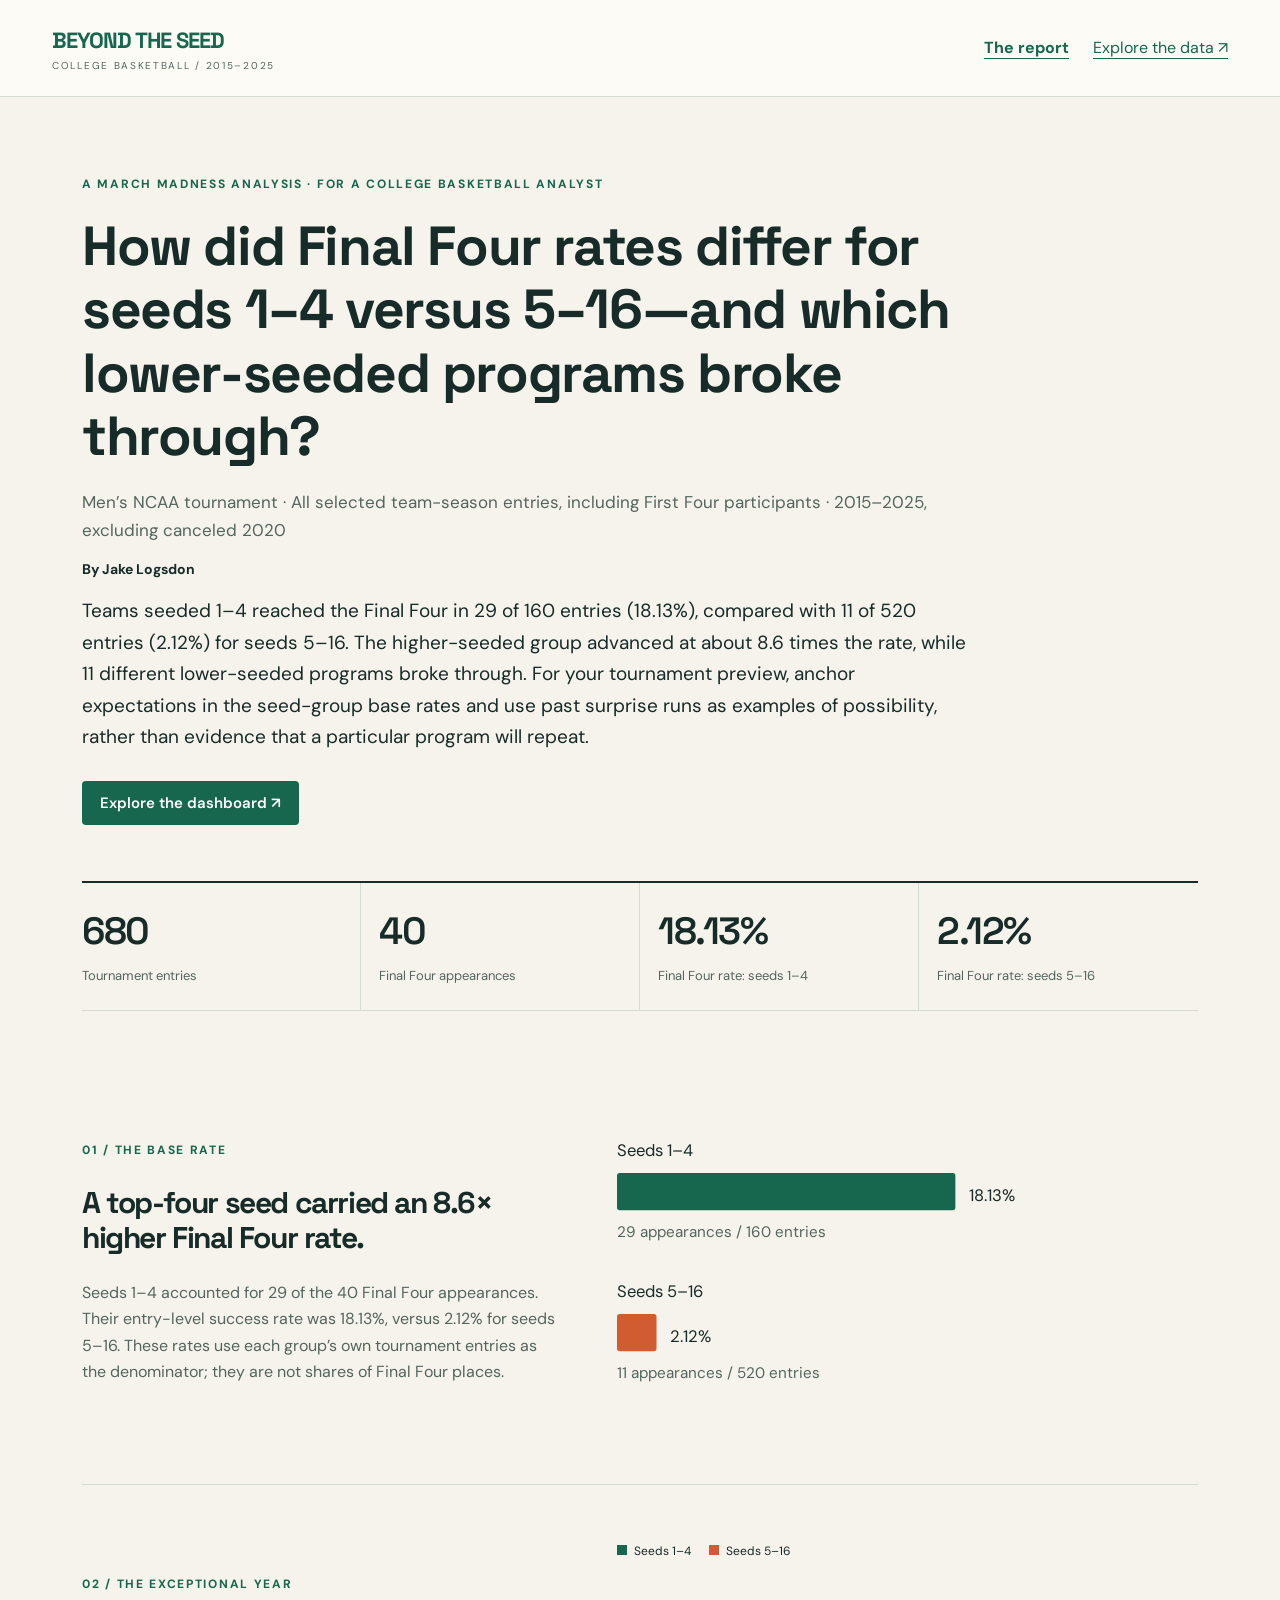
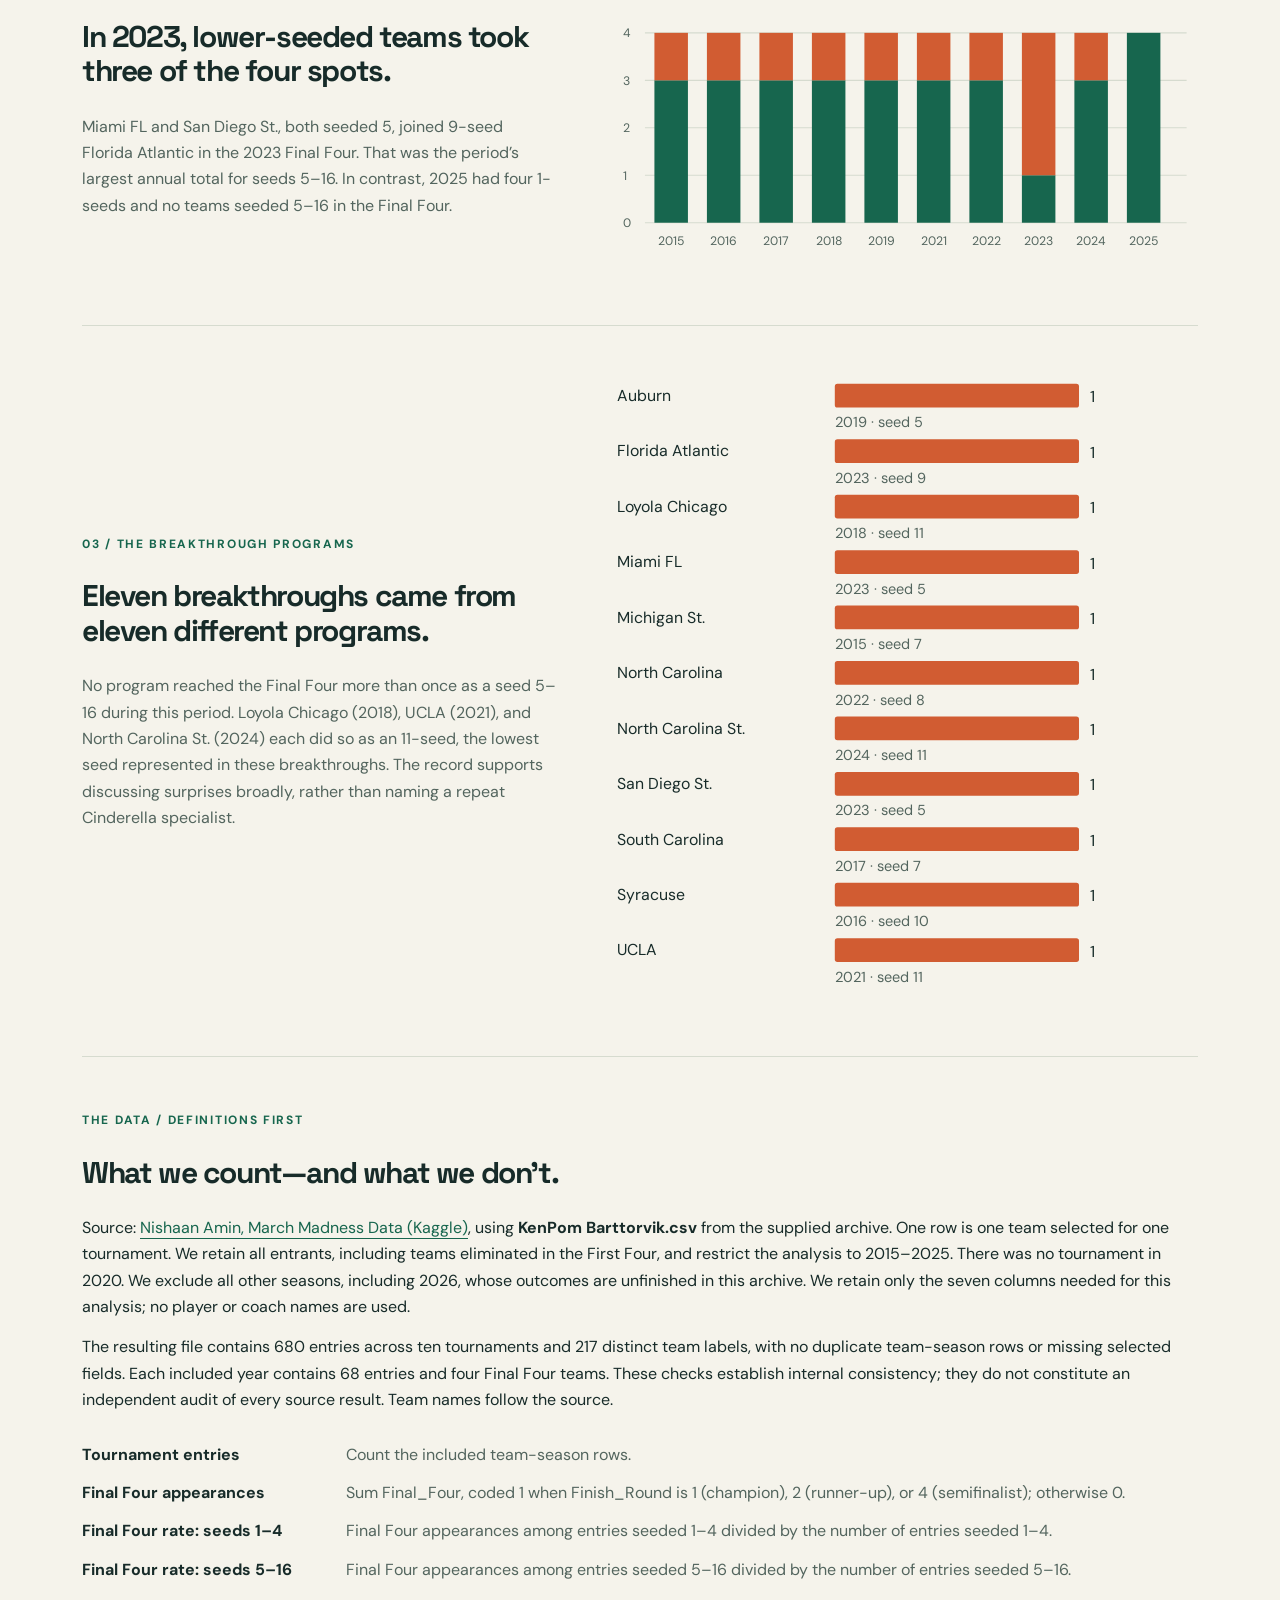
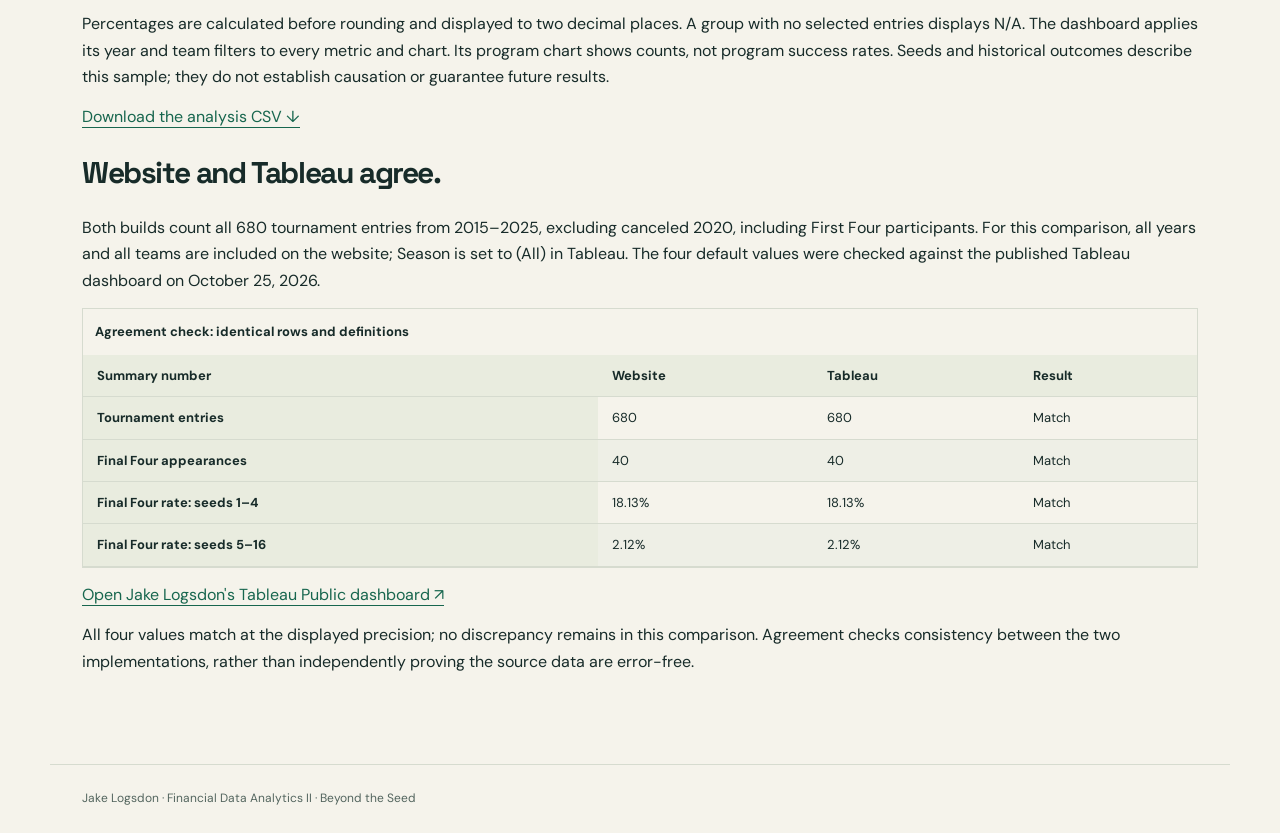
<file: index.html>
<!doctype html>
<html lang="en"><head><meta charset="utf-8"><meta name="viewport" content="width=device-width,initial-scale=1"><title>Beyond the Seed | March Madness Report</title><link rel="stylesheet" href="styles.css"><script src="app.js" defer></script></head>
<body data-page="report"><header><nav aria-label="Main"><a class="brand" href="index.html">BEYOND THE SEED<span>COLLEGE BASKETBALL / 2015–2025</span></a><div><a aria-current="page" href="index.html">The report</a><a href="dashboard.html">Explore the data ↗</a></div></nav></header>
<main><section class="hero"><p class="eyebrow">A MARCH MADNESS ANALYSIS · FOR A COLLEGE BASKETBALL ANALYST</p><h1>How did Final Four rates differ for seeds 1–4 versus 5–16—and which lower-seeded programs broke through?</h1><p class="scope">Men’s NCAA tournament · All selected team-season entries, including First Four participants · 2015–2025, excluding canceled 2020</p><p class="byline">By Jake Logsdon</p><p class="lead">Teams seeded 1–4 reached the Final Four in 29 of 160 entries (18.13%), compared with 11 of 520 entries (2.12%) for seeds 5–16. The higher-seeded group advanced at about 8.6 times the rate, while 11 different lower-seeded programs broke through. For your tournament preview, anchor expectations in the seed-group base rates and use past surprise runs as examples of possibility, rather than evidence that a particular program will repeat.</p><a class="button" href="dashboard.html">Explore the dashboard ↗</a></section>
<section aria-label="Four summary numbers"><div id="metrics" class="metrics"></div></section>
<section class="finding"><div class="finding-copy"><p class="eyebrow">01 / THE BASE RATE</p><h2>A top-four seed carried an 8.6× higher Final Four rate.</h2><p>Seeds 1–4 accounted for 29 of the 40 Final Four appearances. Their entry-level success rate was 18.13%, versus 2.12% for seeds 5–16. These rates use each group’s own tournament entries as the denominator; they are not shares of Final Four places.</p></div><div id="rate-chart" class="chart"></div></section>
<section class="finding"><div class="finding-copy"><p class="eyebrow">02 / THE EXCEPTIONAL YEAR</p><h2>In 2023, lower-seeded teams took three of the four spots.</h2><p>Miami FL and San Diego St., both seeded 5, joined 9-seed Florida Atlantic in the 2023 Final Four. That was the period’s largest annual total for seeds 5–16. In contrast, 2025 had four 1-seeds and no teams seeded 5–16 in the Final Four.</p></div><div id="year-chart" class="chart"></div></section>
<section class="finding"><div class="finding-copy"><p class="eyebrow">03 / THE BREAKTHROUGH PROGRAMS</p><h2>Eleven breakthroughs came from eleven different programs.</h2><p>No program reached the Final Four more than once as a seed 5–16 during this period. Loyola Chicago (2018), UCLA (2021), and North Carolina St. (2024) each did so as an 11-seed, the lowest seed represented in these breakthroughs. The record supports discussing surprises broadly, rather than naming a repeat Cinderella specialist.</p></div><div id="team-chart" class="chart"></div></section>
<section class="data-section"><p class="eyebrow">THE DATA / DEFINITIONS FIRST</p><h2>What we count—and what we don’t.</h2><p>Source: <a href="https://www.kaggle.com/datasets/nishaanamin/march-madness-data">Nishaan Amin, March Madness Data (Kaggle)</a>, using <strong>KenPom Barttorvik.csv</strong> from the supplied archive. One row is one team selected for one tournament. We retain all entrants, including teams eliminated in the First Four, and restrict the analysis to 2015–2025. There was no tournament in 2020. We exclude all other seasons, including 2026, whose outcomes are unfinished in this archive. We retain only the seven columns needed for this analysis; no player or coach names are used.</p><p>The resulting file contains 680 entries across ten tournaments and 217 distinct team labels, with no duplicate team-season rows or missing selected fields. Each included year contains 68 entries and four Final Four teams. These checks establish internal consistency; they do not constitute an independent audit of every source result. Team names follow the source.</p><dl><dt>Tournament entries</dt><dd>Count the included team-season rows.</dd><dt>Final Four appearances</dt><dd>Sum Final_Four, coded 1 when Finish_Round is 1 (champion), 2 (runner-up), or 4 (semifinalist); otherwise 0.</dd><dt>Final Four rate: seeds 1–4</dt><dd>Final Four appearances among entries seeded 1–4 divided by the number of entries seeded 1–4.</dd><dt>Final Four rate: seeds 5–16</dt><dd>Final Four appearances among entries seeded 5–16 divided by the number of entries seeded 5–16.</dd></dl><p>Percentages are calculated before rounding and displayed to two decimal places. A group with no selected entries displays N/A. The dashboard applies its year and team filters to every metric and chart. Its program chart shows counts, not program success rates. Seeds and historical outcomes describe this sample; they do not establish causation or guarantee future results.</p><p><a href="march_madness_2015_2025.csv" download>Download the analysis CSV ↓</a></p><section id="agreement" aria-labelledby="agreement-title"><h2 id="agreement-title">Website and Tableau agree.</h2><p>Both builds count all 680 tournament entries from 2015–2025, excluding canceled 2020, including First Four participants. For this comparison, all years and all teams are included on the website; Season is set to (All) in Tableau. The four default values were checked against the published Tableau dashboard on October 25, 2026.</p><div class="table-scroll"><table><caption>Agreement check: identical rows and definitions</caption><thead><tr><th scope="col">Summary number</th><th scope="col">Website</th><th scope="col">Tableau</th><th scope="col">Result</th></tr></thead><tbody><tr><th scope="row">Tournament entries</th><td>680</td><td>680</td><td>Match</td></tr><tr><th scope="row">Final Four appearances</th><td>40</td><td>40</td><td>Match</td></tr><tr><th scope="row">Final Four rate: seeds 1–4</th><td>18.13%</td><td>18.13%</td><td>Match</td></tr><tr><th scope="row">Final Four rate: seeds 5–16</th><td>2.12%</td><td>2.12%</td><td>Match</td></tr></tbody></table></div><p><a href="https://public.tableau.com/views/MarchMadnessFinalFourAnalysisJakeLogsdon/MarchMadnessFinalFour">Open Jake Logsdon's Tableau Public dashboard ↗</a></p><p>All four values match at the displayed precision; no discrepancy remains in this comparison. Agreement checks consistency between the two implementations, rather than independently proving the source data are error-free.</p></section></section><p id="status" role="status"></p></main><footer>Jake Logsdon · Financial Data Analytics II · Beyond the Seed</footer></body></html>
</file>
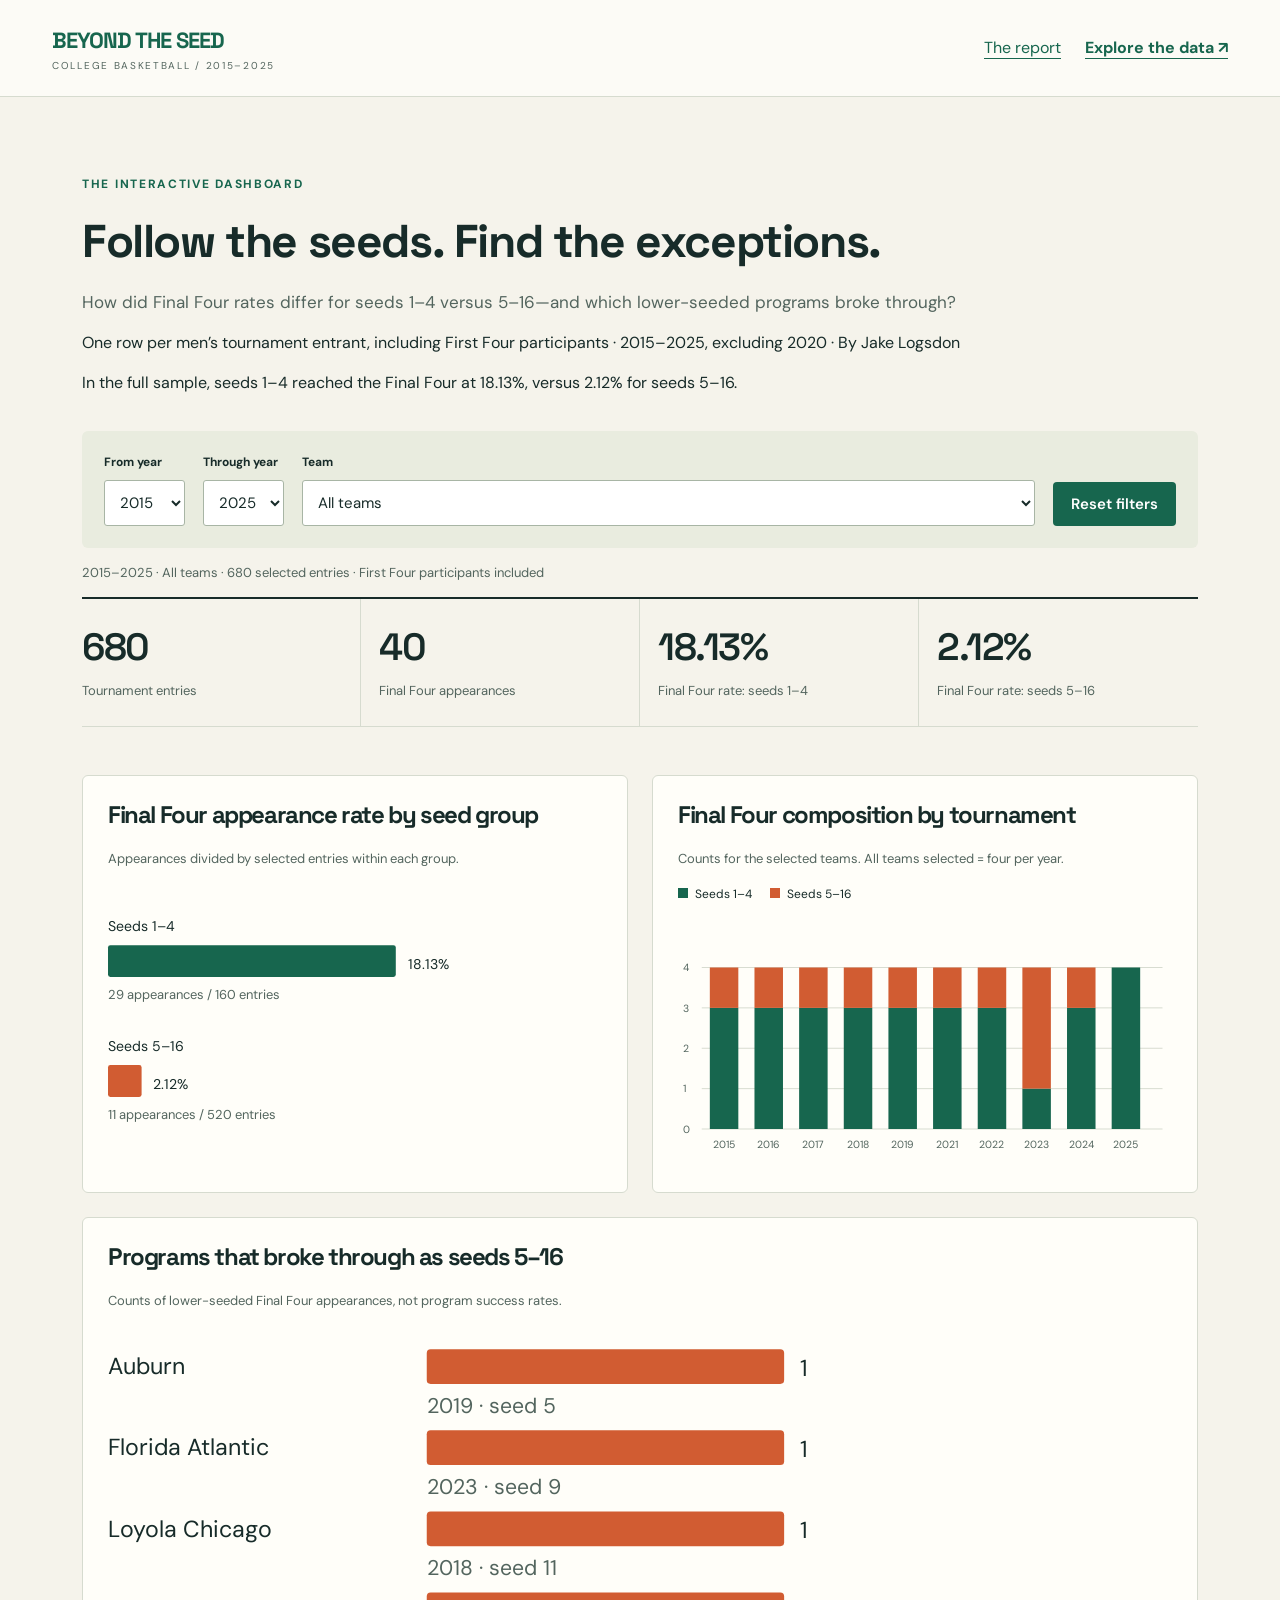
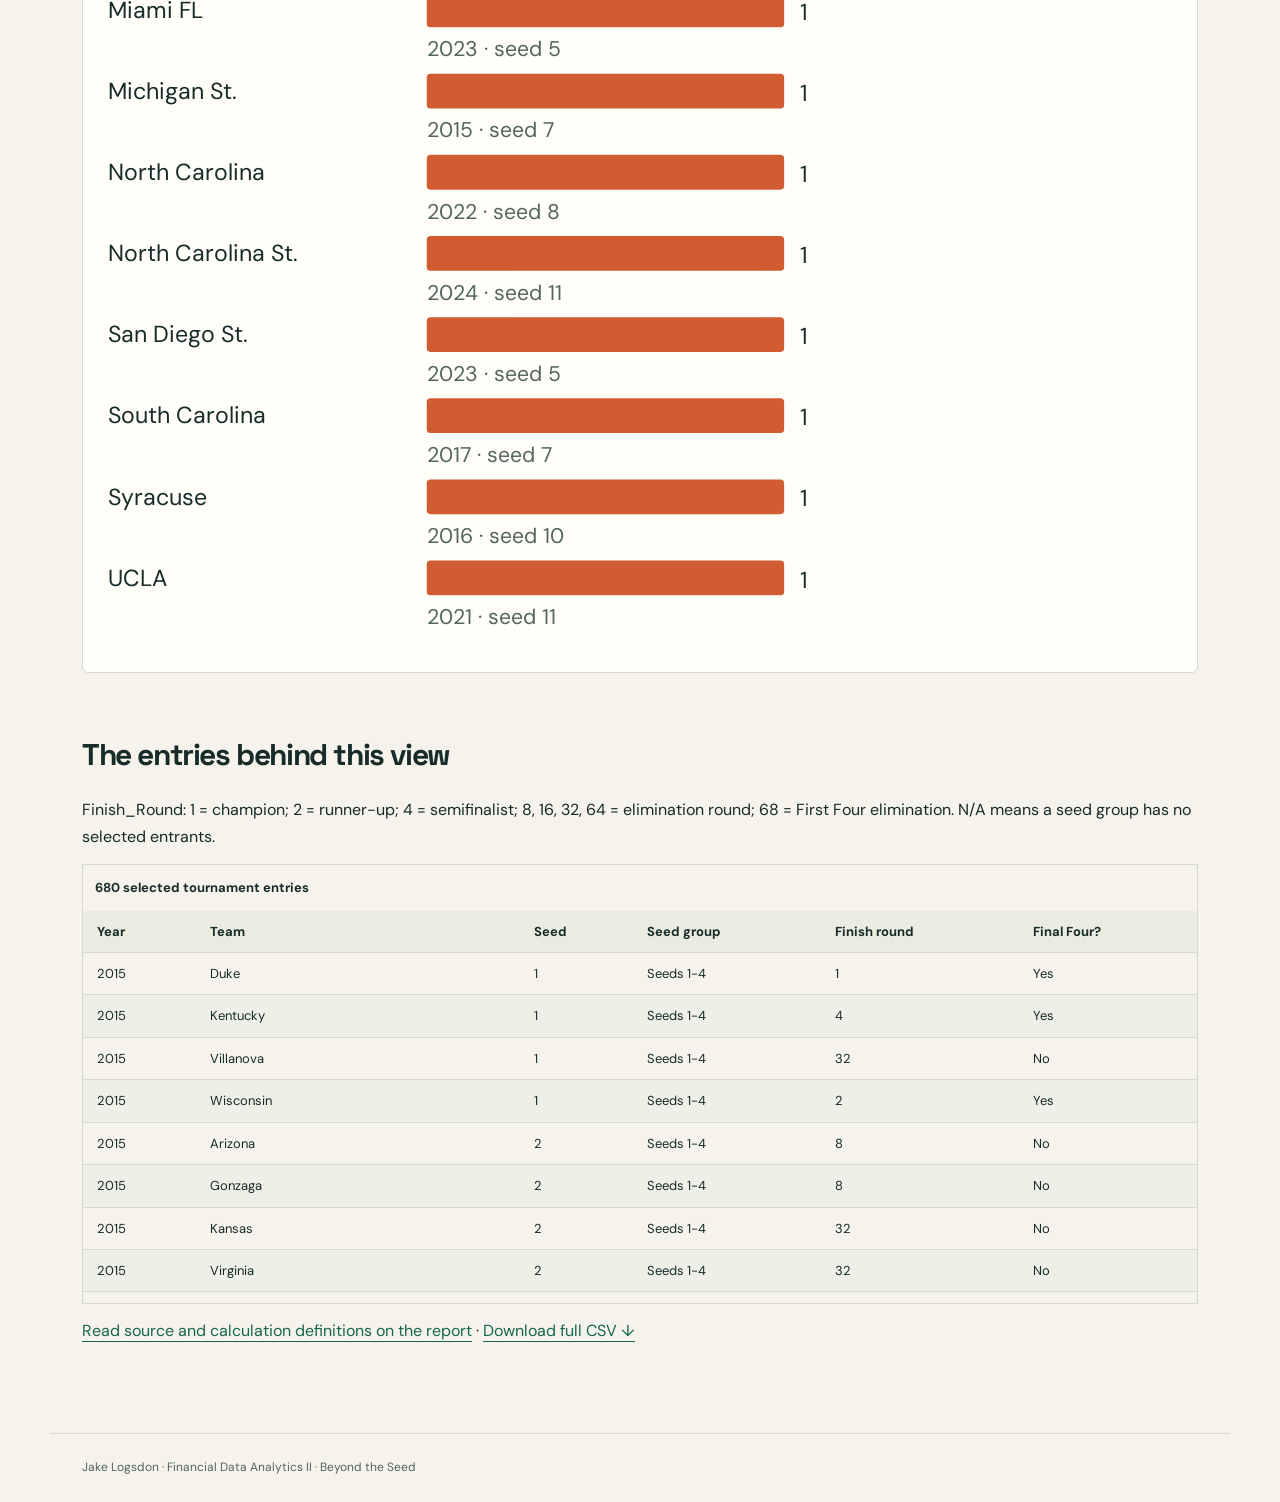
<file: dashboard.html>
<!doctype html>
<html lang="en"><head><meta charset="utf-8"><meta name="viewport" content="width=device-width,initial-scale=1"><title>Explore | Beyond the Seed</title><link rel="stylesheet" href="styles.css"><script src="app.js" defer></script></head><body data-page="dashboard"><header><nav aria-label="Main"><a class="brand" href="index.html">BEYOND THE SEED<span>COLLEGE BASKETBALL / 2015–2025</span></a><div><a href="index.html">The report</a><a aria-current="page" href="dashboard.html">Explore the data ↗</a></div></nav></header><main><section class="hero compact"><p class="eyebrow">THE INTERACTIVE DASHBOARD</p><h1>Follow the seeds. Find the exceptions.</h1><p class="scope">How did Final Four rates differ for seeds 1–4 versus 5–16—and which lower-seeded programs broke through?</p><p>One row per men’s tournament entrant, including First Four participants · 2015–2025, excluding 2020 · By Jake Logsdon</p><p>In the full sample, seeds 1–4 reached the Final Four at 18.13%, versus 2.12% for seeds 5–16.</p></section><section class="filters" aria-label="Dashboard filters"><label>From year<select id="start-year"></select></label><label>Through year<select id="end-year"></select></label><label class="team-filter">Team<select id="team"><option value="">All teams</option></select></label><button id="reset" type="button">Reset filters</button></section><p id="selection" aria-live="polite"></p><section aria-label="Four summary numbers"><div id="metrics" class="metrics" aria-live="polite"></div></section><section class="dashboard-grid"><article><h2>Final Four appearance rate by seed group</h2><p>Appearances divided by selected entries within each group.</p><div id="rate-chart" class="chart"></div></article><article><h2>Final Four composition by tournament</h2><p>Counts for the selected teams. All teams selected = four per year.</p><div id="year-chart" class="chart"></div></article><article class="wide"><h2>Programs that broke through as seeds 5–16</h2><p>Counts of lower-seeded Final Four appearances, not program success rates.</p><div id="team-chart" class="chart"></div></article></section><section class="data-section"><h2>The entries behind this view</h2><p>Finish_Round: 1 = champion; 2 = runner-up; 4 = semifinalist; 8, 16, 32, 64 = elimination round; 68 = First Four elimination. N/A means a seed group has no selected entrants.</p><div class="table-scroll"><table><caption id="table-caption">Selected tournament entries</caption><thead><tr><th>Year</th><th>Team</th><th>Seed</th><th>Seed group</th><th>Finish round</th><th>Final Four?</th></tr></thead><tbody id="data-rows"></tbody></table></div><p><a href="index.html#">Read source and calculation definitions on the report</a> · <a href="march_madness_2015_2025.csv" download>Download full CSV ↓</a></p></section><p id="status" role="status"></p></main><footer>Jake Logsdon · Financial Data Analytics II · Beyond the Seed</footer></body></html>
</file>
<file: styles.css>
@import url('https://fonts.googleapis.com/css2?family=DM+Sans:wght@400;500;600;700&family=Space+Grotesk:wght@500;600;700&display=swap');
:root{--ink:#172b29;--muted:#53655e;--paper:#f5f3eb;--green:#17664e;--orange:#d15c32;--line:#d6dbcf}*{box-sizing:border-box}body{margin:0;background:var(--paper);color:var(--ink);font:16px/1.65 'DM Sans',sans-serif}header{border-bottom:1px solid var(--line);background:#fcfbf6}nav{max-width:1240px;margin:auto;padding:22px 32px;display:flex;align-items:center;justify-content:space-between;gap:24px}.brand{font-family:'Space Grotesk',sans-serif;font-size:22px;font-weight:700;text-decoration:none;letter-spacing:-1px}.brand span{display:block;font:10px/1.6 'DM Sans',sans-serif;letter-spacing:1.7px;color:var(--muted)}nav div{display:flex;gap:24px}a{color:var(--green);text-underline-offset:5px}nav a{white-space:nowrap}nav [aria-current]{font-weight:700}main{max-width:1180px;margin:auto;padding:0 32px}.hero{padding:64px 0 48px;max-width:990px}.eyebrow{font-size:12px;font-weight:700;letter-spacing:1.7px;color:var(--green)}h1,h2,h3{font-family:'Space Grotesk',sans-serif;line-height:1.15;letter-spacing:-1.4px}h1{font-size:clamp(32px,4.3vw,56px);margin:20px 0}h2{font-size:30px}p{margin:14px 0}.scope{color:var(--muted);font-size:17px;max-width:900px}.byline{font-size:14px;font-weight:700}.lead{font-size:19px;max-width:890px}.button,button{display:inline-block;background:var(--green);color:white;border:0;border-radius:4px;padding:12px 18px;font:600 15px 'DM Sans',sans-serif;text-decoration:none;cursor:pointer}.button{margin-top:15px}.metrics{display:grid;grid-template-columns:repeat(4,1fr);border-top:2px solid var(--ink);border-bottom:1px solid var(--line);margin:8px 0 48px}.metric{padding:24px 18px;border-right:1px solid var(--line)}.metric:first-child{padding-left:0}.metric:last-child{border:0}.metric strong{display:block;font:600 38px/1.3 'Space Grotesk',sans-serif;letter-spacing:-1.5px}.metric span{display:block;font-size:13px;color:var(--muted);margin-top:8px}.finding{display:grid;grid-template-columns:0.9fr 1.1fr;gap:60px;padding:42px 0 58px;border-bottom:1px solid var(--line);align-items:center}.finding-copy p{color:var(--muted)}.finding-copy .eyebrow{color:var(--green)}.chart{min-width:0}.chart svg{display:block;width:100%;height:auto;overflow:visible}.chart text{font-family:'DM Sans',sans-serif;fill:var(--ink);font-size:12px}.chart .small{font-size:11px;fill:var(--muted)}.legend{display:flex;flex-wrap:wrap;gap:18px;font-size:12px;margin:15px 0}.legend span:before{content:'';display:inline-block;width:10px;height:10px;background:var(--green);margin-right:7px}.legend span:last-child:before{background:var(--orange)}.data-section{padding:40px 0}dl{display:grid;grid-template-columns:240px 1fr;gap:12px 24px;margin:28px 0}dt{font-weight:700}dd{margin:0;color:var(--muted)}aside{background:#e6eadd;padding:20px;border-left:3px solid var(--green);margin:25px 0}.compact{padding-bottom:20px}.compact h1{font-size:46px}.filters{display:flex;flex-wrap:wrap;align-items:end;gap:18px;background:#e9ecdf;padding:22px;border-radius:6px}.filters label{font-size:12px;font-weight:700;display:flex;flex-direction:column;gap:7px}.team-filter{flex:1;min-width:180px}select{font:15px 'DM Sans',sans-serif;color:var(--ink);border:1px solid #a8b5a5;background:white;border-radius:3px;padding:11px;max-width:100%}button:hover,.button:hover{background:#104c3a}a:focus-visible,button:focus-visible,select:focus-visible{outline:3px solid var(--orange);outline-offset:4px}#selection{font-size:13px;color:var(--muted)}.dashboard-grid{display:grid;grid-template-columns:1fr 1fr;gap:24px}.dashboard-grid article{background:#fffef9;border:1px solid var(--line);border-radius:6px;padding:25px;min-width:0}.dashboard-grid h2{font-size:24px;margin-top:0}.dashboard-grid article>p{font-size:13px;color:var(--muted)}.wide{grid-column:1/-1}.wide .chart{max-width:850px}.table-scroll{overflow:auto;max-height:440px;border:1px solid var(--line)}table{width:100%;border-collapse:collapse;font-size:13px;white-space:nowrap}caption{text-align:left;padding:12px;font-weight:700}th,td{text-align:left;padding:10px 14px;border-bottom:1px solid var(--line)}th{position:sticky;top:0;background:#e9ecdf}tbody tr:nth-child(even){background:#eeefe6}footer{max-width:1180px;padding:24px 32px;margin:35px auto 0;border-top:1px solid var(--line);font-size:12px;color:var(--muted)}.empty{padding:32px;background:#eeefe6;color:var(--muted)}#status{color:#a43720} @media(max-width:760px){nav{align-items:start;padding:18px;flex-direction:column;gap:15px}main{padding:0 20px}.hero{padding-top:35px}.compact h1{font-size:36px}.metrics{grid-template-columns:1fr 1fr}.metric{padding:18px!important;border-bottom:1px solid var(--line)}.metric strong{font-size:32px}.finding{grid-template-columns:1fr;gap:20px;padding:30px 0}.dashboard-grid{grid-template-columns:1fr}.wide{grid-column:auto}dl{grid-template-columns:1fr;gap:7px}dd{margin-bottom:15px}.filters label{flex:1;min-width:120px}.filters button{width:100%}h2{font-size:27px}}
</file>
